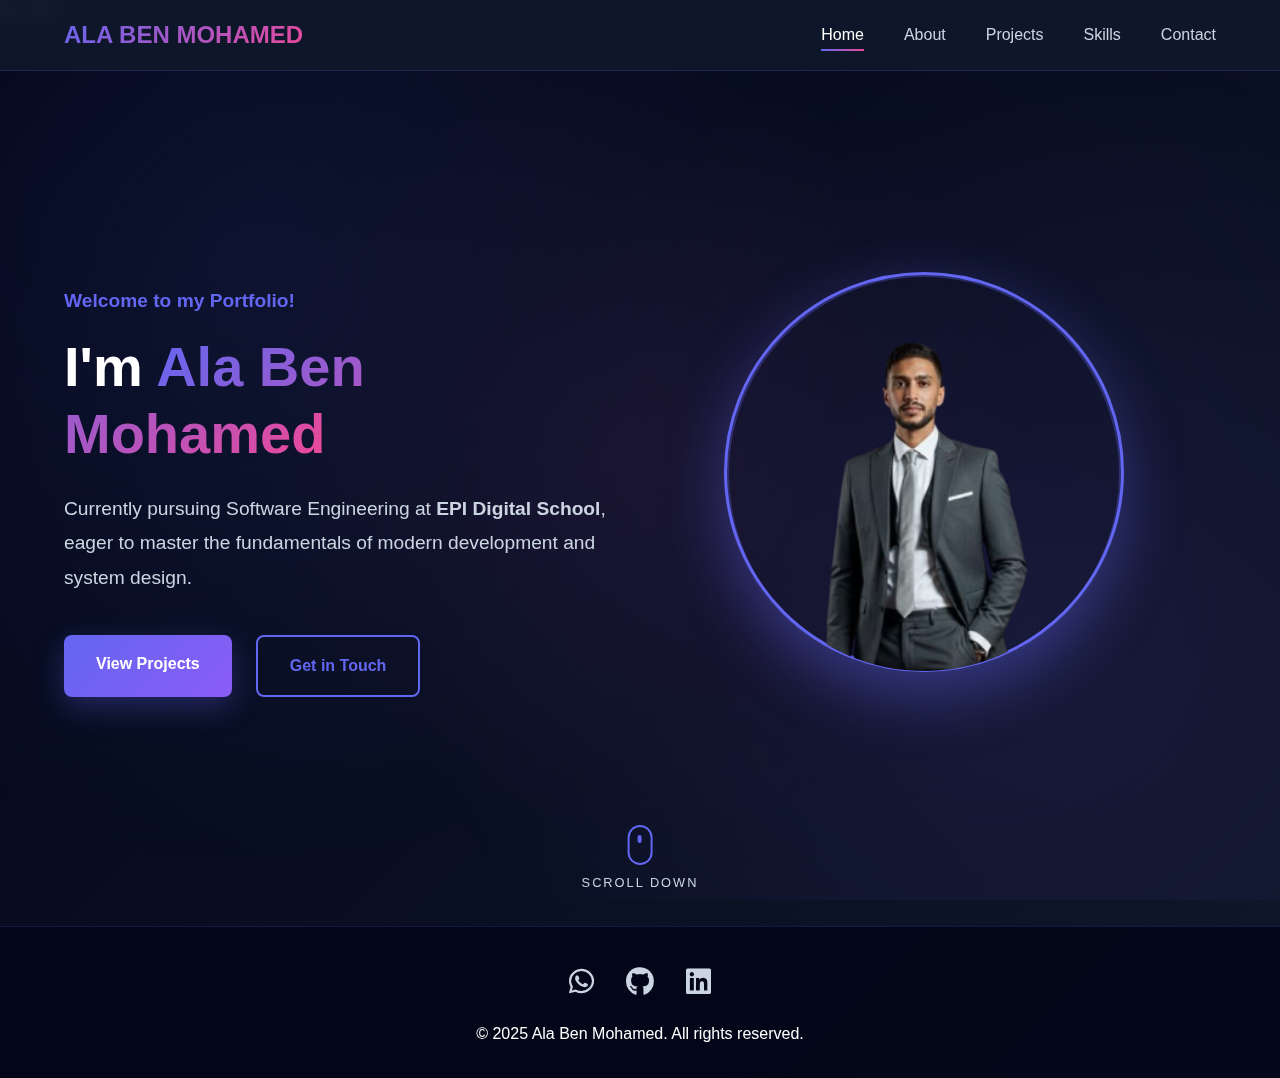
<file: index.html>
<!DOCTYPE html>
<html lang="en">
<head>
    <meta charset="UTF-8">
    <meta name="viewport" content="width=device-width, initial-scale=1.0">
    <title>Ala Ben Mohamed - Portfolio</title>
    <link rel="stylesheet" href="https://cdnjs.cloudflare.com/ajax/libs/font-awesome/6.4.0/css/all.min.css">
    <link rel="stylesheet" href="styles.css">
    <link rel="icon" type="image/png" href="pictures/8347432.png.png"> for index

</head>
<body>
    <header class="header">
        <nav class="navbar">
            <div class="logo">
                <h2>ALA BEN MOHAMED</h2>
            </div>
            <ul class="nav-menu">
                <li><a href="index.html" class="active">Home</a></li>
                <li><a href="about.html">About</a></li>
                <li><a href="projects.html">Projects</a></li>
                <li><a href="skills.html">Skills</a></li>
                <li><a href="contact.html">Contact</a></li>
            </ul>
        </nav>
    </header>

    <main class="hero-section">
        <div class="hero-content">
            <div class="text-content">
                <h1 class="greeting">Welcome to my Portfolio!</h1>
                <h2 class="name">I'm <span class="highlight">Ala Ben Mohamed</span></h2>
                <p class="description">
                    Currently pursuing Software Engineering at <strong>EPI Digital School</strong>, 
                    eager to master the fundamentals of modern development and system design.
                </p>
                <div class="cta-buttons">
                    <a href="projects.html" class="btn btn-primary">View Projects</a>
                    <a href="contact.html" class="btn btn-secondary">Get in Touch</a>
                </div>
            </div>
            <div class="image-content">
                <div class="image-wrapper">
                    <div class="image-decoration"></div>
                    <img src="pictures/photogemenibgr.png" alt="Ala Ben Mohamed" class="profile-image">
                </div>
            </div>
        </div>
        
        <div class="scroll-indicator">
            <div class="mouse">
                <div class="wheel"></div>
            </div>
            <p>Scroll Down</p>
        </div>
    </main>

    <footer class="footer">
        <div class="social-icons">
            <a href="https://wa.me/55096771" target="_blank" aria-label="WhatsApp">
                <i class="fab fa-whatsapp"></i>
            </a>
            <a href="https://github.com/alabenmed" target="_blank" aria-label="GitHub">
                <i class="fab fa-github"></i>
            </a>
            <a href="#" target="_blank" aria-label="LinkedIn">
                <i class="fab fa-linkedin"></i></a>
        </div>
        <div class="footer-bottom">
            <p>&copy; 2025 Ala Ben Mohamed. All rights reserved.</p>
            </div>
    </footer>
</body>
</html>
</file>
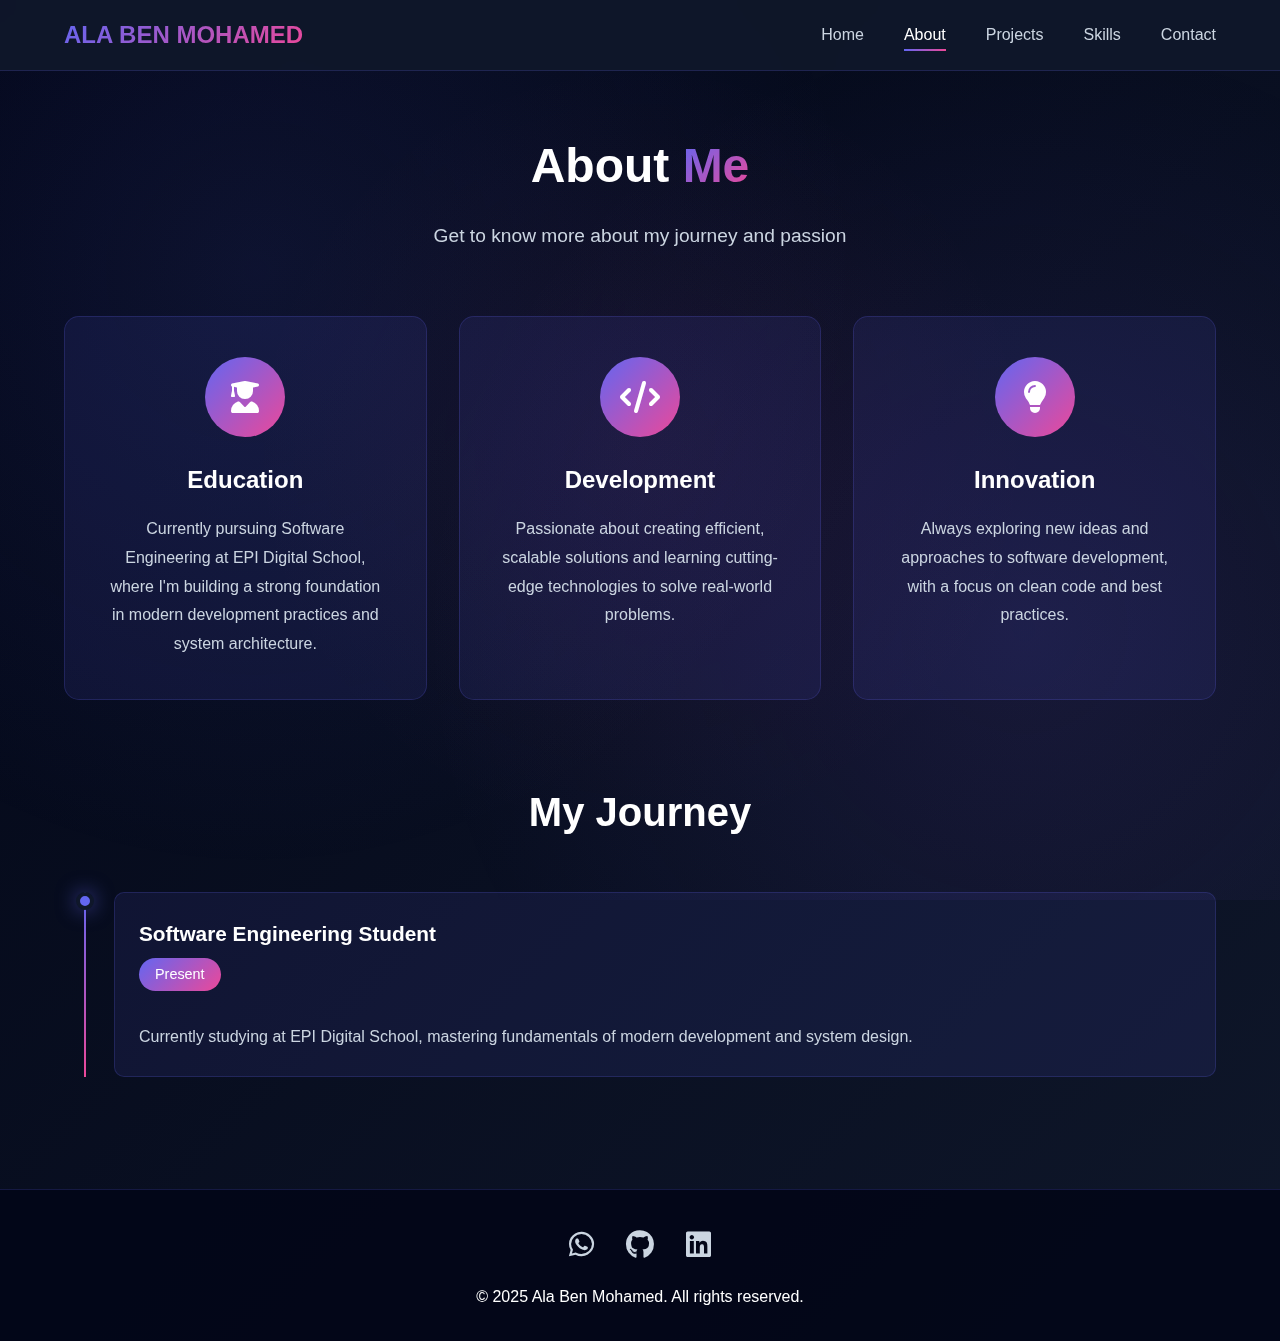
<file: about.html>
<!DOCTYPE html>
<html lang="en">
<head>
    <meta charset="UTF-8">
    <meta name="viewport" content="width=device-width, initial-scale=1.0">
    <title>About Me - Ala Ben Mohamed</title>
    <link rel="stylesheet" href="https://cdnjs.cloudflare.com/ajax/libs/font-awesome/6.4.0/css/all.min.css">
    <link rel="stylesheet" href="styles.css">
    <link rel="stylesheet" href="about.css">
</head>
<body>
    <header class="header">
        <nav class="navbar">
            <div class="logo">
                <h2>ALA BEN MOHAMED</h2>
            </div>
            <ul class="nav-menu">
                <li><a href="index.html">Home</a></li>
                <li><a href="about.html" class="active">About</a></li>
                <li><a href="projects.html">Projects</a></li>
                <li><a href="skills.html">Skills</a></li>
                <li><a href="https://mail.google.com/mail/?view=cm&to=alamaykel@gmail.com" target="_blank">Contact</a></li>
            </ul>
        </nav>
    </header>

    <main class="about-section">
        <div class="about-container">
            <div class="section-header">
                <h1 class="section-title">About <span class="highlight">Me</span></h1>
                <p class="section-subtitle">Get to know more about my journey and passion</p>
            </div>

            <div class="about-content">
                <div class="about-card">
                    <div class="card-icon">
                        <i class="fas fa-user-graduate"></i>
                    </div>
                    <h3>Education</h3>
                    <p>Currently pursuing Software Engineering at EPI Digital School, where I'm building a strong foundation in modern development practices and system architecture.</p>
                </div>

                <div class="about-card">
                    <div class="card-icon">
                        <i class="fas fa-code"></i>
                    </div>
                    <h3>Development</h3>
                    <p>Passionate about creating efficient, scalable solutions and learning cutting-edge technologies to solve real-world problems.</p>
                </div>

                <div class="about-card">
                    <div class="card-icon">
                        <i class="fas fa-lightbulb"></i>
                    </div>
                    <h3>Innovation</h3>
                    <p>Always exploring new ideas and approaches to software development, with a focus on clean code and best practices.</p>
                </div>
            </div>

            <div class="timeline">
                <h2 class="timeline-title">My Journey</h2>
                <div class="timeline-items">
                    <div class="timeline-item">
                        <div class="timeline-dot"></div>
                        <div class="timeline-content">
                            <h3>Software Engineering Student</h3>
                            <span class="timeline-date">Present</span>
                            <p>Currently studying at EPI Digital School, mastering fundamentals of modern development and system design.</p>
                        </div>
                    </div>
                </div>
            </div>
        </div>
    </main>

    <footer class="footer">
        <div class="social-icons">
            <a href="https://wa.me/55096771" target="_blank" aria-label="WhatsApp">
                <i class="fab fa-whatsapp"></i>
            </a>
            <a href="https://github.com/alabenmed" target="_blank" aria-label="GitHub">
                <i class="fab fa-github"></i>
            </a>
            <a href="#" target="_blank" aria-label="LinkedIn">
                <i class="fab fa-linkedin"></i>
        </div></a>
                <div class="footer-bottom">
            <p>&copy; 2025 Ala Ben Mohamed. All rights reserved.</p>
            </div>
    </footer>
</body>
</html>
</file>
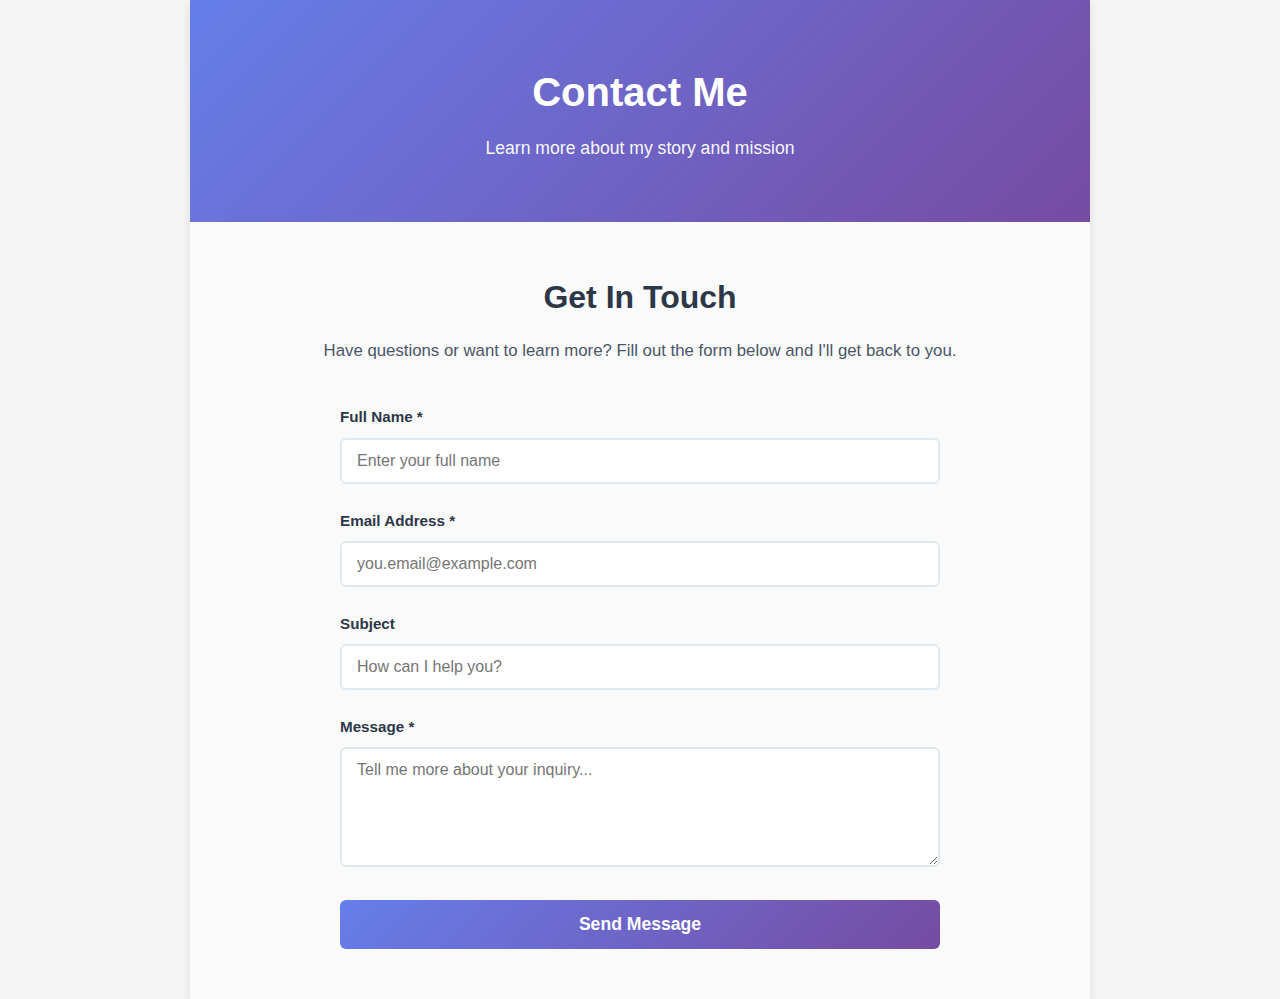
<file: contact.html>
<!DOCTYPE html>
<html lang="en">
<head>
  <meta charset="UTF-8">
  <meta name="viewport" content="width=device-width, initial-scale=1.0">
  <title>Contact Me</title>
  <link rel="stylesheet" href="contact.css">
</head>
<body>
  <div class="container">
    <header class="header">
      <h1>Contact Me</h1>
      <p class="subtitle">Learn more about my story and mission</p>
    </header>

    <section class="contact-section">
      <h2>Get In Touch</h2>
      <p class="contact-intro">
        Have questions or want to learn more? Fill out the form below and I'll get back to you.
      </p>

      <form class="contact-form" action="#" method="POST">
        <div class="form-group">
          <label for="name">Full Name *</label>
          <input 
            type="text" 
            id="name" 
            name="name" 
            placeholder="Enter your full name" 
            required
          >
        </div>

        <div class="form-group">
          <label for="email">Email Address *</label>
          <input 
            type="email" 
            id="email" 
            name="email" 
            placeholder="you.email@example.com" 
            required
          >
        </div>

        <div class="form-group">
          <label for="subject">Subject</label>
          <input 
            type="text" 
            id="subject" 
            name="subject" 
            placeholder="How can I help you?"
          >
        </div>

        <div class="form-group">
          <label for="message">Message *</label>
          <textarea 
            id="message" 
            name="message" 
            rows="5" 
            placeholder="Tell me more about your inquiry..."
            required
          ></textarea>
        </div>

        <button type="submit" class="submit-btn">Send Message</button>
      </form>
    </section>

  </div>
</body>
</html>
</file>
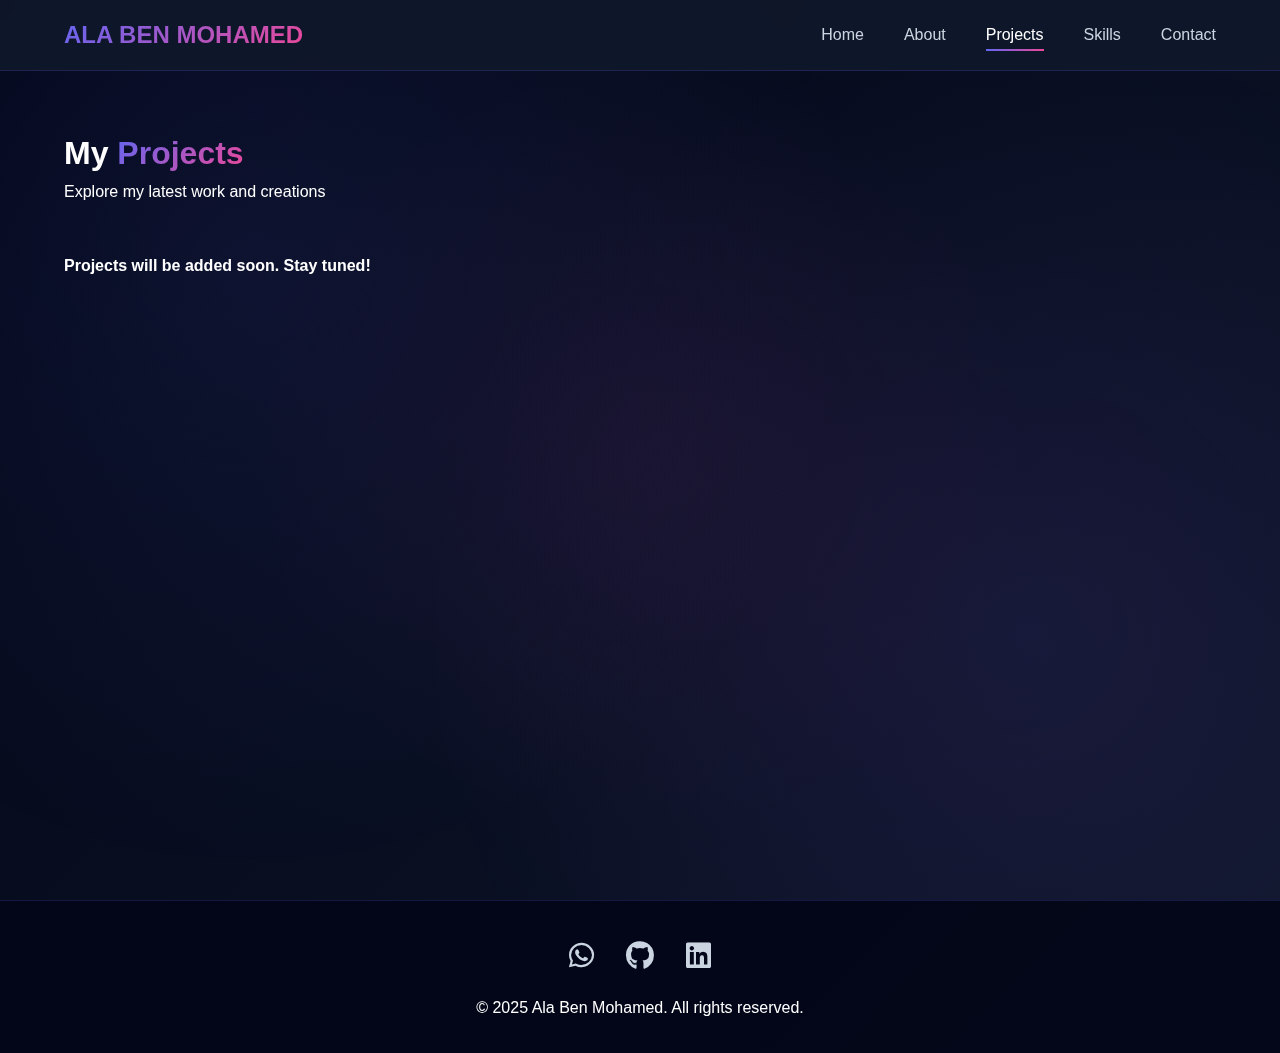
<file: projects.html>
<!DOCTYPE html>
<html lang="en">
<head>
    <meta charset="UTF-8">
    <meta name="viewport" content="width=device-width, initial-scale=1.0">
    <title>Projects - Ala Ben Mohamed</title>
    <link rel="stylesheet" href="https://cdnjs.cloudflare.com/ajax/libs/font-awesome/6.4.0/css/all.min.css">
    <link rel="stylesheet" href="styles.css">
    <link rel="stylesheet" href="projects.css">
</head>
<body>
    <header class="header">
        <nav class="navbar">
            <div class="logo">
                <h2>ALA BEN MOHAMED</h2>
            </div>
            <ul class="nav-menu">
                <li><a href="index.html">Home</a></li>
                <li><a href="about.html">About</a></li>
                <li><a href="projects.html" class="active">Projects</a></li>
                <li><a href="skills.html">Skills</a></li>
                <li><a href="https://mail.google.com/mail/?view=cm&to=alamaykel@gmail.com" target="_blank">Contact</a></li>
            </ul>
        </nav>
    </header>

    <main class="projects-section">
        <div class="projects-container">
            <div class="section-header">
                <h1 class="section-title">My <span class="highlight">Projects</span></h1>
                <p class="section-subtitle">Explore my latest work and creations</p>
            </div>

            <div class="projects-grid">
                <p> <span>Projects will be added soon. Stay tuned!</span></p>
            </div>
        </div>
    </main>

    <footer class="footer">
        <div class="social-icons">
            <a href="https://wa.me/55096771" target="_blank" aria-label="WhatsApp">
                <i class="fab fa-whatsapp"></i>
            </a>
            <a href="https://github.com/alabenmed" target="_blank" aria-label="GitHub">
                <i class="fab fa-github"></i>
            </a>
            <a href="#" target="_blank" aria-label="LinkedIn">
                <i class="fab fa-linkedin"></i>
            </a>
        </div>
                <div class="footer-bottom">
            <p>&copy; 2025 Ala Ben Mohamed. All rights reserved.</p>
            </div>
    </footer>
</body>
</html>
</file>
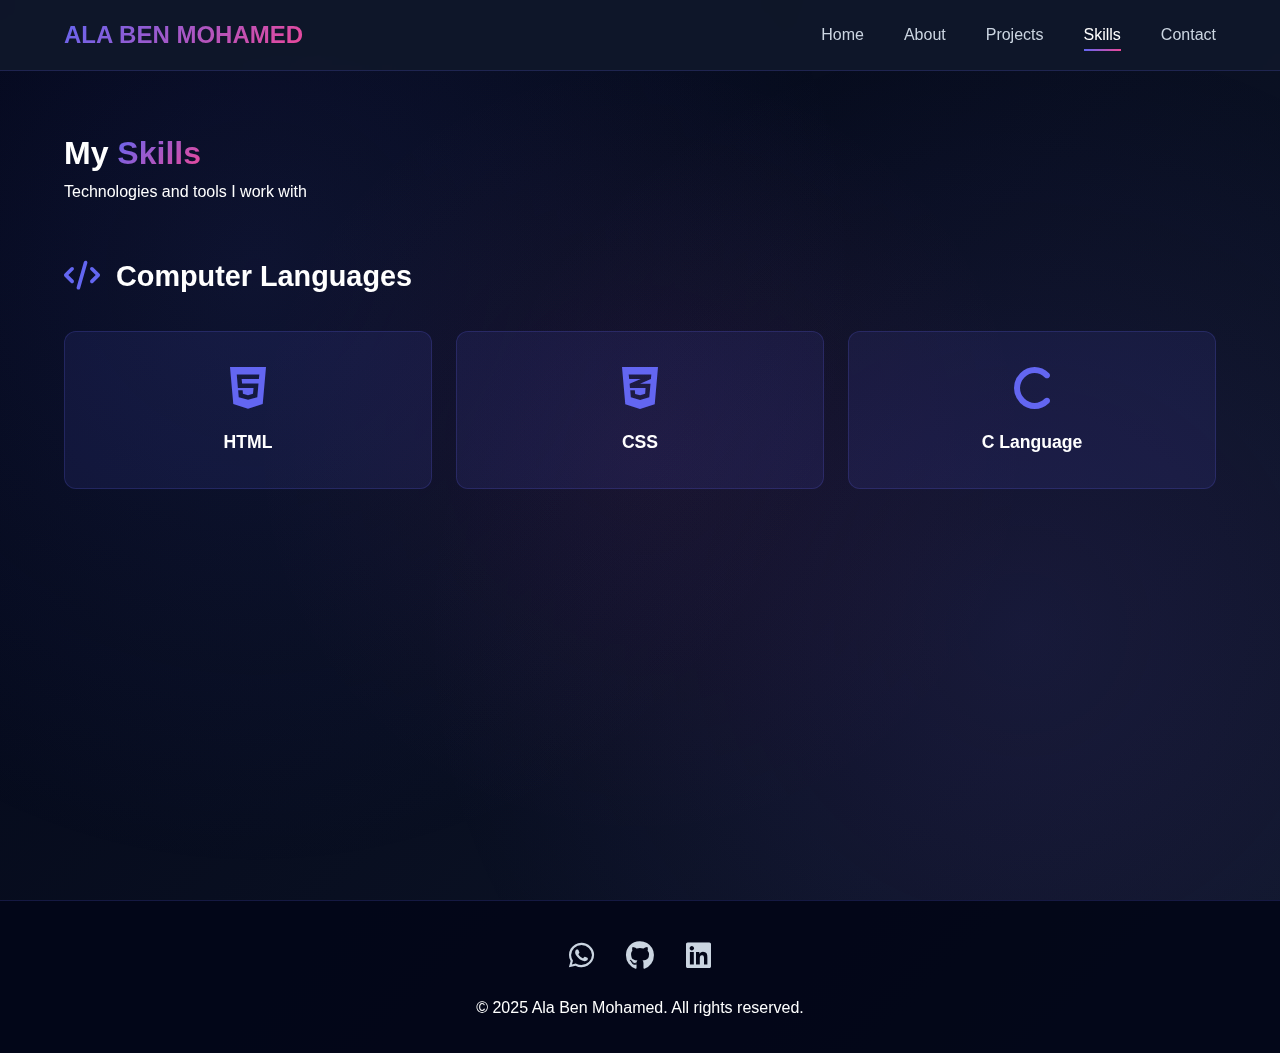
<file: skills.html>
<!DOCTYPE html>
<html lang="en">
  <head>
    <meta charset="UTF-8" />
    <meta name="viewport" content="width=device-width, initial-scale=1.0" />
    <title>Skills - Ala Ben Mohamed</title>
    <link
      rel="stylesheet"
      href="https://cdnjs.cloudflare.com/ajax/libs/font-awesome/6.4.0/css/all.min.css"
    />
    <link rel="stylesheet" href="styles.css" />
    <link rel="stylesheet" href="skills.css" />
  </head>
  <body>
    <header class="header">
      <nav class="navbar">
        <div class="logo">
          <h2>ALA BEN MOHAMED</h2>
        </div>
        <ul class="nav-menu">
          <li><a href="index.html">Home</a></li>
          <li><a href="about.html">About</a></li>
          <li><a href="projects.html">Projects</a></li>
          <li><a href="skills.html" class="active">Skills</a></li>
          <li>
            <a
              href="https://mail.google.com/mail/?view=cm&to=alamaykel@gmail.com"
              target="_blank"
              >Contact</a
            >
          </li>
        </ul>
      </nav>
    </header>

    <main class="skills-section">
      <div class="skills-container">
        <div class="section-header">
          <h1 class="section-title">
            My <span class="highlight">Skills</span>
          </h1>
          <p class="section-subtitle">Technologies and tools I work with</p>
        </div>

        <div class="skills-content">
          <div class="skill-category">
            <h2 class="category-title">
              <i class="fas fa-code"></i> Computer Languages
            </h2>
            <div class="skills-grid">
              <div class="skill-item">
                <i class="fab fa-html5"></i>
                <span>HTML</span>
              </div>
              <div class="skill-item">
                <i class="fab fa-css3-alt"></i>
                <span>CSS</span>
              </div>
               <div class="skills-grid">
              <div class="skill-item">
                <i class="fas fa-c"></i>
                <span>C Language</span>
              </div>
            </div>
          </div>
        </div>
      </div>
    </main>

    <footer class="footer">
      <div class="social-icons">
        <a href="https://wa.me/55096771" target="_blank" aria-label="WhatsApp">
          <i class="fab fa-whatsapp"></i>
        </a>
        <a
          href="https://github.com/alabenmed"
          target="_blank"
          aria-label="GitHub"
        >
          <i class="fab fa-github"></i>
        </a>
        <a href="#" target="_blank" aria-label="LinkedIn">
          <i class="fab fa-linkedin"></i>
      </div></a>
        <div class="footer-bottom">
            <p>&copy; 2025 Ala Ben Mohamed. All rights reserved.</p>
            </div>
    </footer>
  </body>
</html>
</file>
<file: styles.css>
* {
  margin: 0;
  padding: 0;
  box-sizing: border-box;
}

:root {
  --primary-color: #6366f1;
  --secondary-color: #8b5cf6;
  --accent-color: #ec4899;
  --text-primary: #ffffff;
  --text-secondary: #cbd5e1;
  --bg-dark: #0f172a;
  --bg-darker: #020617;
  --shadow: rgba(99, 102, 241, 0.3);
}

body {
  font-family: "Segoe UI", Tahoma, Geneva, Verdana, sans-serif;
  background: linear-gradient(135deg, var(--bg-darker) 0%, var(--bg-dark) 100%);
  color: var(--text-primary);
  line-height: 1.6;
  overflow-x: hidden;
  min-height: 100vh;
}


body::before {
  content: "";
  position: fixed;
  top: 0;
  left: 0;
  width: 100%;
  height: 100%;
  background: radial-gradient(circle at 20% 30%, rgba(99, 102, 241, 0.1) 0%, transparent 50%),
    radial-gradient(circle at 80% 70%, rgba(139, 92, 246, 0.1) 0%, transparent 50%),
    radial-gradient(circle at 50% 50%, rgba(236, 72, 153, 0.05) 0%, transparent 50%);
  animation: backgroundShift 15s ease-in-out infinite;
  z-index: -1;
}

@keyframes backgroundShift {
  0%,
  100% {
    opacity: 1;
    transform: scale(1);
  }
  50% {
    opacity: 0.8;
    transform: scale(1.1);
  }
}


.header {
  position: fixed;
  top: 0;
  left: 0;
  width: 100%;
  padding: 1rem 5%;
  background: rgba(15, 23, 42, 0.9);
  backdrop-filter: blur(10px);
  z-index: 1000;
  animation: slideDown 0.5s ease-out;
  border-bottom: 1px solid rgba(99, 102, 241, 0.2);
}

@keyframes slideDown {
  from {
    transform: translateY(-100%);
    opacity: 0;
  }
  to {
    transform: translateY(0);
    opacity: 1;
  }
}

.navbar {
  display: flex;
  justify-content: space-between;
  align-items: center;
  max-width: 1400px;
  margin: 0 auto;
}

.logo h2 {
  font-size: 1.5rem;
  font-weight: 700;
  background: linear-gradient(135deg, var(--primary-color), var(--accent-color));
  -webkit-background-clip: text;
  -webkit-text-fill-color: transparent;
  background-clip: text;
  animation: gradientShift 3s ease infinite;
}

@keyframes gradientShift {
  0%,
  100% {
    filter: hue-rotate(0deg);
  }
  50% {
    filter: hue-rotate(20deg);
  }
}

.nav-menu {
  display: flex;
  gap: 2.5rem;
  list-style: none;
}

.nav-menu a {
  color: var(--text-secondary);
  text-decoration: none;
  font-weight: 500;
  position: relative;
  transition: color 0.3s ease;
  padding: 0.5rem 0;
}

.nav-menu a::after {
  content: "";
  position: absolute;
  bottom: 0;
  left: 0;
  width: 0;
  height: 2px;
  background: linear-gradient(90deg, var(--primary-color), var(--accent-color));
  transition: width 0.3s ease;
}

.nav-menu a:hover,
.nav-menu a.active {
  color: var(--text-primary);
}

.nav-menu a:hover::after,
.nav-menu a.active::after {
  width: 100%;
}


.hero-section {
  min-height: 100vh;
  display: flex;
  flex-direction: column;
  justify-content: center;
  align-items: center;
  padding: 8rem 5% 6rem;
  position: relative;
}

.hero-content {
  display: flex;
  justify-content: space-between;
  align-items: center;
  gap: 4rem;
  max-width: 1400px;
  width: 100%;
  margin: 0 auto;
}

.text-content {
  flex: 1;
  animation: fadeInLeft 0.8s ease-out;
}

@keyframes fadeInLeft {
  from {
    opacity: 0;
    transform: translateX(-50px);
  }
  to {
    opacity: 1;
    transform: translateX(0);
  }
}

.greeting {
  font-size: 1.2rem;
  color: var(--primary-color);
  margin-bottom: 1rem;
  animation: fadeIn 0.8s ease-out 0.2s backwards;
}

.name {
  font-size: 3.5rem;
  font-weight: 700;
  margin-bottom: 1.5rem;
  line-height: 1.2;
  animation: fadeIn 0.8s ease-out 0.4s backwards;
}

.highlight {
  background: linear-gradient(135deg, var(--primary-color), var(--accent-color));
  -webkit-background-clip: text;
  -webkit-text-fill-color: transparent;
  background-clip: text;
  animation: pulse 2s ease-in-out infinite;
}

@keyframes pulse {
  0%,
  100% {
    opacity: 1;
  }
  50% {
    opacity: 0.8;
  }
}

.description {
  font-size: 1.2rem;
  color: var(--text-secondary);
  margin-bottom: 2.5rem;
  max-width: 600px;
  line-height: 1.8;
  animation: fadeIn 0.8s ease-out 0.6s backwards;
}

@keyframes fadeIn {
  from {
    opacity: 0;
    transform: translateY(20px);
  }
  to {
    opacity: 1;
    transform: translateY(0);
  }
}

.cta-buttons {
  display: flex;
  gap: 1.5rem;
  animation: fadeIn 0.8s ease-out 0.8s backwards;
}

.btn {
  padding: 1rem 2rem;
  border-radius: 8px;
  text-decoration: none;
  font-weight: 600;
  transition: all 0.3s ease;
  display: inline-block;
  position: relative;
  overflow: hidden;
}

.btn::before {
  content: "";
  position: absolute;
  top: 0;
  left: -100%;
  width: 100%;
  height: 100%;
  background: rgba(255, 255, 255, 0.1);
  transition: left 0.5s ease;
}

.btn:hover::before {
  left: 100%;
}

.btn-primary {
  background: linear-gradient(135deg, var(--primary-color), var(--secondary-color));
  color: white;
  box-shadow: 0 10px 30px var(--shadow);
}

.btn-primary:hover {
  transform: translateY(-3px);
  box-shadow: 0 15px 40px var(--shadow);
}

.btn-secondary {
  border: 2px solid var(--primary-color);
  color: var(--primary-color);
}

.btn-secondary:hover {
  background: var(--primary-color);
  color: white;
  transform: translateY(-3px);
}


.image-content {
  flex: 1;
  display: flex;
  justify-content: center;
  align-items: center;
  animation: fadeInRight 0.8s ease-out;
}

@keyframes fadeInRight {
  from {
    opacity: 0;
    transform: translateX(50px);
  }
  to {
    opacity: 1;
    transform: translateX(0);
  }
}

.image-wrapper {
  position: relative;
  width: 400px;
  height: 400px;
}

.image-decoration {
  position: absolute;
  top: -20px;
  left: -20px;
  right: 20px;
  bottom: 20px;
  border: 3px solid var(--primary-color);
  border-radius: 50%;
  animation: rotate 20s linear infinite;
  z-index: -1;
}

@keyframes rotate {
  from {
    transform: rotate(0deg);
  }
  to {
    transform: rotate(360deg);
  }
}

.profile-image {
    width: 100%;
    height: 101%;
    display: block;
    object-fit: cover;
    object-position: center;
    border-radius: 58%;
    border: 5px solid rgba(99, 102, 241, 0.3);
    box-shadow: 0 20px 60px rgba(99, 102, 241, 0.4);
    position: absolute;
    top: -5%;
    left: -5%;
}
  

.profile-image:hover {
  transform: scale(1.05);
  box-shadow: 0 25px 80px rgba(99, 102, 241, 0.6);
}

/* Scroll Indicator */
.scroll-indicator {
  position: absolute;
  bottom: 2rem;
  left: 50%;
  transform: translateX(-50%);
  display: flex;
  flex-direction: column;
  align-items: center;
  gap: 0.5rem;
  animation: bounce 2s infinite;
  color: var(--text-secondary);
}

@keyframes bounce {
  0%,
  20%,
  50%,
  80%,
  100% {
    transform: translateX(-50%) translateY(0);
  }
  40% {
    transform: translateX(-50%) translateY(-10px);
  }
  60% {
    transform: translateX(-50%) translateY(-5px);
  }
}

.mouse {
  width: 25px;
  height: 40px;
  border: 2px solid var(--primary-color);
  border-radius: 15px;
  position: relative;
}

.wheel {
  width: 4px;
  height: 8px;
  background: var(--primary-color);
  border-radius: 2px;
  position: absolute;
  top: 8px;
  left: 50%;
  transform: translateX(-50%);
  animation: scroll 2s infinite;
}

@keyframes scroll {
  0% {
    opacity: 1;
    top: 8px;
  }
  100% {
    opacity: 0;
    top: 24px;
  }
}

.scroll-indicator p {
  font-size: 0.8rem;
  text-transform: uppercase;
  letter-spacing: 2px;
}

/* Footer */
.footer {
  background: rgba(2, 6, 23, 0.9);
  padding: 2rem 5%;
  border-top: 1px solid rgba(99, 102, 241, 0.2);
  text-align: center;
}

.social-icons {
  display: flex;
  justify-content: center;
  gap: 2rem;
  margin-bottom: 1rem;
}

.social-icons a {
  color: var(--text-secondary);
  font-size: 1.8rem;
  transition: all 0.3s ease;
  display: inline-block;
}

.social-icons a:hover {
  transform: translateY(-5px) scale(1.2);
}

.social-icons a:hover .fa-facebook {
  color: #1877f2;
}

.social-icons a:hover .fa-instagram {
  color: #e4405f;
}

.social-icons a:hover .fa-whatsapp {
  color: #25d366;
}

.social-icons a:hover .fa-github {
  color: #ffffff;
}

.social-icons a:hover .fa-linkedin {
  color: #0a66c2;
}

.copyright {
  color: var(--text-secondary);
  font-size: 0.9rem;
  margin-top: 1rem;
}

/* Responsive Design */
@media (max-width: 968px) {
  .nav-menu {
    gap: 1.5rem;
  }

  .hero-content {
    flex-direction: column-reverse;
    text-align: center;
    gap: 3rem;
  }

  .text-content {
    align-items: center;
  }

  .name {
    font-size: 2.5rem;
  }

  .description {
    max-width: 100%;
  }

  .cta-buttons {
    justify-content: center;
  }

  .image-wrapper {
    width: 300px;
    height: 300px;
  }
}

@media (max-width: 768px) {
  .navbar {
    flex-direction: column;
    gap: 1rem;
  }

  .nav-menu {
    flex-wrap: wrap;
    justify-content: center;
    gap: 1rem;
  }

  .hero-section {
    padding: 6rem 5% 4rem;
  }

  .name {
    font-size: 2rem;
  }

  .description {
    font-size: 1rem;
  }

  .cta-buttons {
    flex-direction: column;
    width: 100%;
  }

  .btn {
    width: 100%;
    text-align: center;
  }

  .social-icons {
    gap: 1.5rem;
  }

  .social-icons a {
    font-size: 1.5rem;
  }
}
</file>
<file: about.css>
.about-section {
  min-height: 100vh;
  padding: 8rem 5% 4rem;
}

.about-container {
  max-width: 1200px;
  margin: 0 auto;
}

.section-header {
  text-align: center;
  margin-bottom: 4rem;
  animation: fadeIn 0.8s ease-out;
}

.section-title {
  font-size: 3rem;
  font-weight: 700;
  margin-bottom: 1rem;
}

.section-subtitle {
  font-size: 1.2rem;
  color: var(--text-secondary);
}

.about-content {
  display: grid;
  grid-template-columns: repeat(auto-fit, minmax(300px, 1fr));
  gap: 2rem;
  margin-bottom: 5rem;
}

.about-card {
  background: rgba(99, 102, 241, 0.1);
  border: 1px solid rgba(99, 102, 241, 0.2);
  border-radius: 15px;
  padding: 2.5rem;
  text-align: center;
  transition: all 0.3s ease;
  animation: fadeInUp 0.8s ease-out;
  animation-fill-mode: backwards;
}

.about-card:nth-child(1) {
  animation-delay: 0.1s;
}
.about-card:nth-child(2) {
  animation-delay: 0.2s;
}
.about-card:nth-child(3) {
  animation-delay: 0.3s;
}

@keyframes fadeInUp {
  from {
    opacity: 0;
    transform: translateY(30px);
  }
  to {
    opacity: 1;
    transform: translateY(0);
  }
}

.about-card:hover {
  transform: translateY(-10px);
  background: rgba(99, 102, 241, 0.15);
  box-shadow: 0 20px 40px rgba(99, 102, 241, 0.3);
}

.card-icon {
  width: 80px;
  height: 80px;
  margin: 0 auto 1.5rem;
  background: linear-gradient(135deg, var(--primary-color), var(--accent-color));
  border-radius: 50%;
  display: flex;
  align-items: center;
  justify-content: center;
  font-size: 2rem;
  color: white;
}

.about-card h3 {
  font-size: 1.5rem;
  margin-bottom: 1rem;
  color: var(--text-primary);
}

.about-card p {
  color: var(--text-secondary);
  line-height: 1.8;
}

.timeline {
  margin-top: 5rem;
}

.timeline-title {
  text-align: center;
  font-size: 2.5rem;
  margin-bottom: 3rem;
  animation: fadeIn 0.8s ease-out 0.4s backwards;
}

.timeline-items {
  position: relative;
  padding-left: 50px;
}

.timeline-items::before {
  content: "";
  position: absolute;
  left: 20px;
  top: 0;
  height: 100%;
  width: 2px;
  background: linear-gradient(180deg, var(--primary-color), var(--accent-color));
}

.timeline-item {
  position: relative;
  margin-bottom: 3rem;
  animation: fadeInLeft 0.8s ease-out 0.6s backwards;
}

.timeline-dot {
  position: absolute;
  left: -38px;
  top: 0;
  width: 18px;
  height: 18px;
  border-radius: 50%;
  background: var(--primary-color);
  border: 4px solid var(--bg-dark);
  box-shadow: 0 0 20px rgba(99, 102, 241, 0.6);
  animation: pulse 2s ease-in-out infinite;
}

.timeline-content {
  background: rgba(99, 102, 241, 0.1);
  border: 1px solid rgba(99, 102, 241, 0.2);
  border-radius: 10px;
  padding: 1.5rem;
  transition: all 0.3s ease;
}

.timeline-content:hover {
  background: rgba(99, 102, 241, 0.15);
  transform: translateX(10px);
}

.timeline-content h3 {
  font-size: 1.3rem;
  margin-bottom: 0.5rem;
  color: var(--text-primary);
}

.timeline-date {
  display: inline-block;
  background: linear-gradient(135deg, var(--primary-color), var(--accent-color));
  padding: 0.3rem 1rem;
  border-radius: 20px;
  font-size: 0.9rem;
  margin-bottom: 1rem;
}

.timeline-content p {
  color: var(--text-secondary);
  line-height: 1.8;
  margin-top: 1rem;
}

@media (max-width: 768px) {
  .section-title {
    font-size: 2rem;
  }

  .about-content {
    grid-template-columns: 1fr;
  }

  .timeline-items {
    padding-left: 30px;
  }

  .timeline-dot {
    left: -28px;
  }
}
</file>
<file: contact.css>
* {
  margin: 0;
  padding: 0;
  box-sizing: border-box;
}

body {
  font-family: -apple-system, BlinkMacSystemFont, "Segoe UI", "Roboto", "Oxygen", "Ubuntu", "Cantarell", "Fira Sans",
    "Droid Sans", "Helvetica Neue", sans-serif;
  line-height: 1.6;
  color: #333;
  background-color: #f5f5f5;
}

.container {
  max-width: 900px;
  margin: 0 auto;
  background-color: white;
  box-shadow: 0 2px 10px rgba(0, 0, 0, 0.1);
  min-height: 100vh;
}

/* Header Section */
.header {
  background: linear-gradient(135deg, #667eea 0%, #764ba2 100%);
  color: white;
  padding: 60px 40px;
  text-align: center;
}

.header h1 {
  font-size: 2.5rem;
  margin-bottom: 10px;
  font-weight: 700;
}

.subtitle {
  font-size: 1.1rem;
  opacity: 0.95;
}

/* About Content Section */
.about-content {
  padding: 50px 40px;
}

.about-text h2 {
  font-size: 2rem;
  margin-bottom: 20px;
  color: #2d3748;
}

.about-text p {
  margin-bottom: 20px;
  font-size: 1.05rem;
  color: #4a5568;
  line-height: 1.8;
}

.mission-box {
  margin-top: 40px;
  padding: 30px;
  background-color: #f7fafc;
  border-left: 4px solid #667eea;
  border-radius: 8px;
}

.mission-box h3 {
  font-size: 1.5rem;
  margin-bottom: 15px;
  color: #2d3748;
}

.mission-box p {
  font-size: 1.05rem;
  color: #4a5568;
  line-height: 1.8;
}

/* Contact Section */
.contact-section {
  padding: 50px 40px;
  background-color: #fafafa;
}

.contact-section h2 {
  font-size: 2rem;
  margin-bottom: 15px;
  color: #2d3748;
  text-align: center;
}

.contact-intro {
  text-align: center;
  margin-bottom: 40px;
  font-size: 1.05rem;
  color: #4a5568;
}

/* Form Styles */
.contact-form {
  max-width: 600px;
  margin: 0 auto;
}

.form-group {
  margin-bottom: 25px;
}

.form-group label {
  display: block;
  margin-bottom: 8px;
  font-weight: 600;
  color: #2d3748;
  font-size: 0.95rem;
}

.form-group input,
.form-group textarea {
  width: 100%;
  padding: 12px 15px;
  border: 2px solid #e2e8f0;
  border-radius: 6px;
  font-size: 1rem;
  font-family: inherit;
  transition: border-color 0.3s ease;
}

.form-group input:focus,
.form-group textarea:focus {
  outline: none;
  border-color: #667eea;
}

.form-group textarea {
  resize: vertical;
  min-height: 120px;
}

.submit-btn {
  width: 100%;
  padding: 14px 30px;
  background: linear-gradient(135deg, #667eea 0%, #764ba2 100%);
  color: white;
  border: none;
  border-radius: 6px;
  font-size: 1.1rem;
  font-weight: 600;
  cursor: pointer;
  transition: transform 0.2s ease, box-shadow 0.2s ease;
}

.submit-btn:hover {
  transform: translateY(-2px);
  box-shadow: 0 4px 12px rgba(102, 126, 234, 0.4);
}

.submit-btn:active {
  transform: translateY(0);
}

/* Footer */
.footer {
  padding: 30px 40px;
  text-align: center;
  background-color: #2d3748;
  color: #cbd5e0;
}

/* Responsive Design */
@media (max-width: 768px) {
  .header {
    padding: 40px 20px;
  }

  .header h1 {
    font-size: 2rem;
  }

  .about-content,
  .contact-section {
    padding: 30px 20px;
  }

  .about-text h2,
  .contact-section h2 {
    font-size: 1.6rem;
  }

  .footer {
    padding: 20px;
  }
}
</file>
<file: projects.css>
.projects-section {
  min-height: 100vh;
  padding: 8rem 5% 4rem;
}

.projects-container {
  max-width: 1400px;
  margin: 0 auto;
}

.projects-grid {
  display: grid;
  grid-template-columns: repeat(auto-fit, minmax(350px, 1fr));
  gap: 2.5rem;
  margin-top: 3rem;
}

.project-card {
  background: rgba(99, 102, 241, 0.05);
  border: 1px solid rgba(99, 102, 241, 0.2);
  border-radius: 15px;
  overflow: hidden;
  transition: all 0.3s ease;
  animation: fadeInUp 0.8s ease-out;
  animation-fill-mode: backwards;
}

.project-card:nth-child(1) {
  animation-delay: 0.1s;
}
.project-card:nth-child(2) {
  animation-delay: 0.2s;
}
.project-card:nth-child(3) {
  animation-delay: 0.3s;
}

.project-card:hover {
  transform: translateY(-10px);
  box-shadow: 0 20px 40px rgba(99, 102, 241, 0.3);
  border-color: rgba(99, 102, 241, 0.4);
}

.project-image {
  position: relative;
  overflow: hidden;
  height: 250px;
}

.project-image img {
  width: 100%;
  height: 100%;
  object-fit: cover;
  transition: transform 0.5s ease;
}

.project-card:hover .project-image img {
  transform: scale(1.1);
}

.project-overlay {
  position: absolute;
  top: 0;
  left: 0;
  width: 100%;
  height: 100%;
  background: rgba(15, 23, 42, 0.9);
  display: flex;
  align-items: center;
  justify-content: center;
  gap: 1.5rem;
  opacity: 0;
  transition: opacity 0.3s ease;
}

.project-card:hover .project-overlay {
  opacity: 1;
}

.project-link {
  width: 50px;
  height: 50px;
  border-radius: 50%;
  background: linear-gradient(135deg, var(--primary-color), var(--accent-color));
  display: flex;
  align-items: center;
  justify-content: center;
  color: white;
  font-size: 1.2rem;
  transition: all 0.3s ease;
  text-decoration: none;
}

.project-link:hover {
  transform: scale(1.2) rotate(360deg);
}

.project-info {
  padding: 2rem;
}

.project-info h3 {
  font-size: 1.5rem;
  margin-bottom: 1rem;
  color: var(--text-primary);
}

.project-info p {
  color: var(--text-secondary);
  line-height: 1.8;
  margin-bottom: 1.5rem;
}

.project-tags {
  display: flex;
  flex-wrap: wrap;
  gap: 0.8rem;
}

.tag {
  background: rgba(99, 102, 241, 0.2);
  border: 1px solid rgba(99, 102, 241, 0.3);
  padding: 0.4rem 1rem;
  border-radius: 20px;
  font-size: 0.85rem;
  color: var(--text-primary);
  transition: all 0.3s ease;
}

.tag:hover {
  background: var(--primary-color);
  border-color: var(--primary-color);
  transform: translateY(-2px);
}

@media (max-width: 768px) {
  .projects-grid {
    grid-template-columns: 1fr;
    gap: 2rem;
  }
}
span{
  font-weight: bold;
}
</file>
<file: skills.css>
.skills-section {
  min-height: 100vh;
  padding: 8rem 5% 4rem;
}

.skills-container {
  max-width: 1200px;
  margin: 0 auto;
}

.skills-content {
  display: flex;
  flex-direction: column;
  gap: 4rem;
  margin-top: 3rem;
}

.skill-category {
  animation: fadeInUp 0.8s ease-out;
  animation-fill-mode: backwards;
}

.skill-category:nth-child(1) {
  animation-delay: 0.1s;
}
.skill-category:nth-child(2) {
  animation-delay: 0.2s;
}
.skill-category:nth-child(3) {
  animation-delay: 0.3s;
}

.category-title {
  font-size: 1.8rem;
  margin-bottom: 2rem;
  color: var(--text-primary);
  display: flex;
  align-items: center;
  gap: 1rem;
}

.category-title i {
  color: var(--primary-color);
}

.skills-grid {
  display: grid;
  grid-template-columns: repeat(auto-fit, minmax(200px, 1fr));
  gap: 1.5rem;
}

.skill-item {
  background: rgba(99, 102, 241, 0.1);
  border: 1px solid rgba(99, 102, 241, 0.2);
  border-radius: 12px;
  padding: 2rem;
  display: flex;
  flex-direction: column;
  align-items: center;
  gap: 1rem;
  transition: all 0.3s ease;
  cursor: pointer;
}

.skill-item:hover {
  transform: translateY(-10px);
  background: rgba(99, 102, 241, 0.15);
  box-shadow: 0 15px 30px rgba(99, 102, 241, 0.3);
  border-color: rgba(99, 102, 241, 0.4);
}

.skill-item i {
  font-size: 3rem;
  color: var(--primary-color);
  transition: all 0.3s ease;
}

.skill-item:hover i {
  transform: scale(1.2) rotate(360deg);
  color: var(--accent-color);
}

.skill-item span {
  font-size: 1.1rem;
  font-weight: 600;
  color: var(--text-primary);
}

@media (max-width: 768px) {
  .skills-grid {
    grid-template-columns: repeat(auto-fit, minmax(150px, 1fr));
    gap: 1rem;
  }

  .skill-item {
    padding: 1.5rem;
  }

  .skill-item i {
    font-size: 2.5rem;
  }

  .skill-item span {
    font-size: 1rem;
  }
}
</file>
